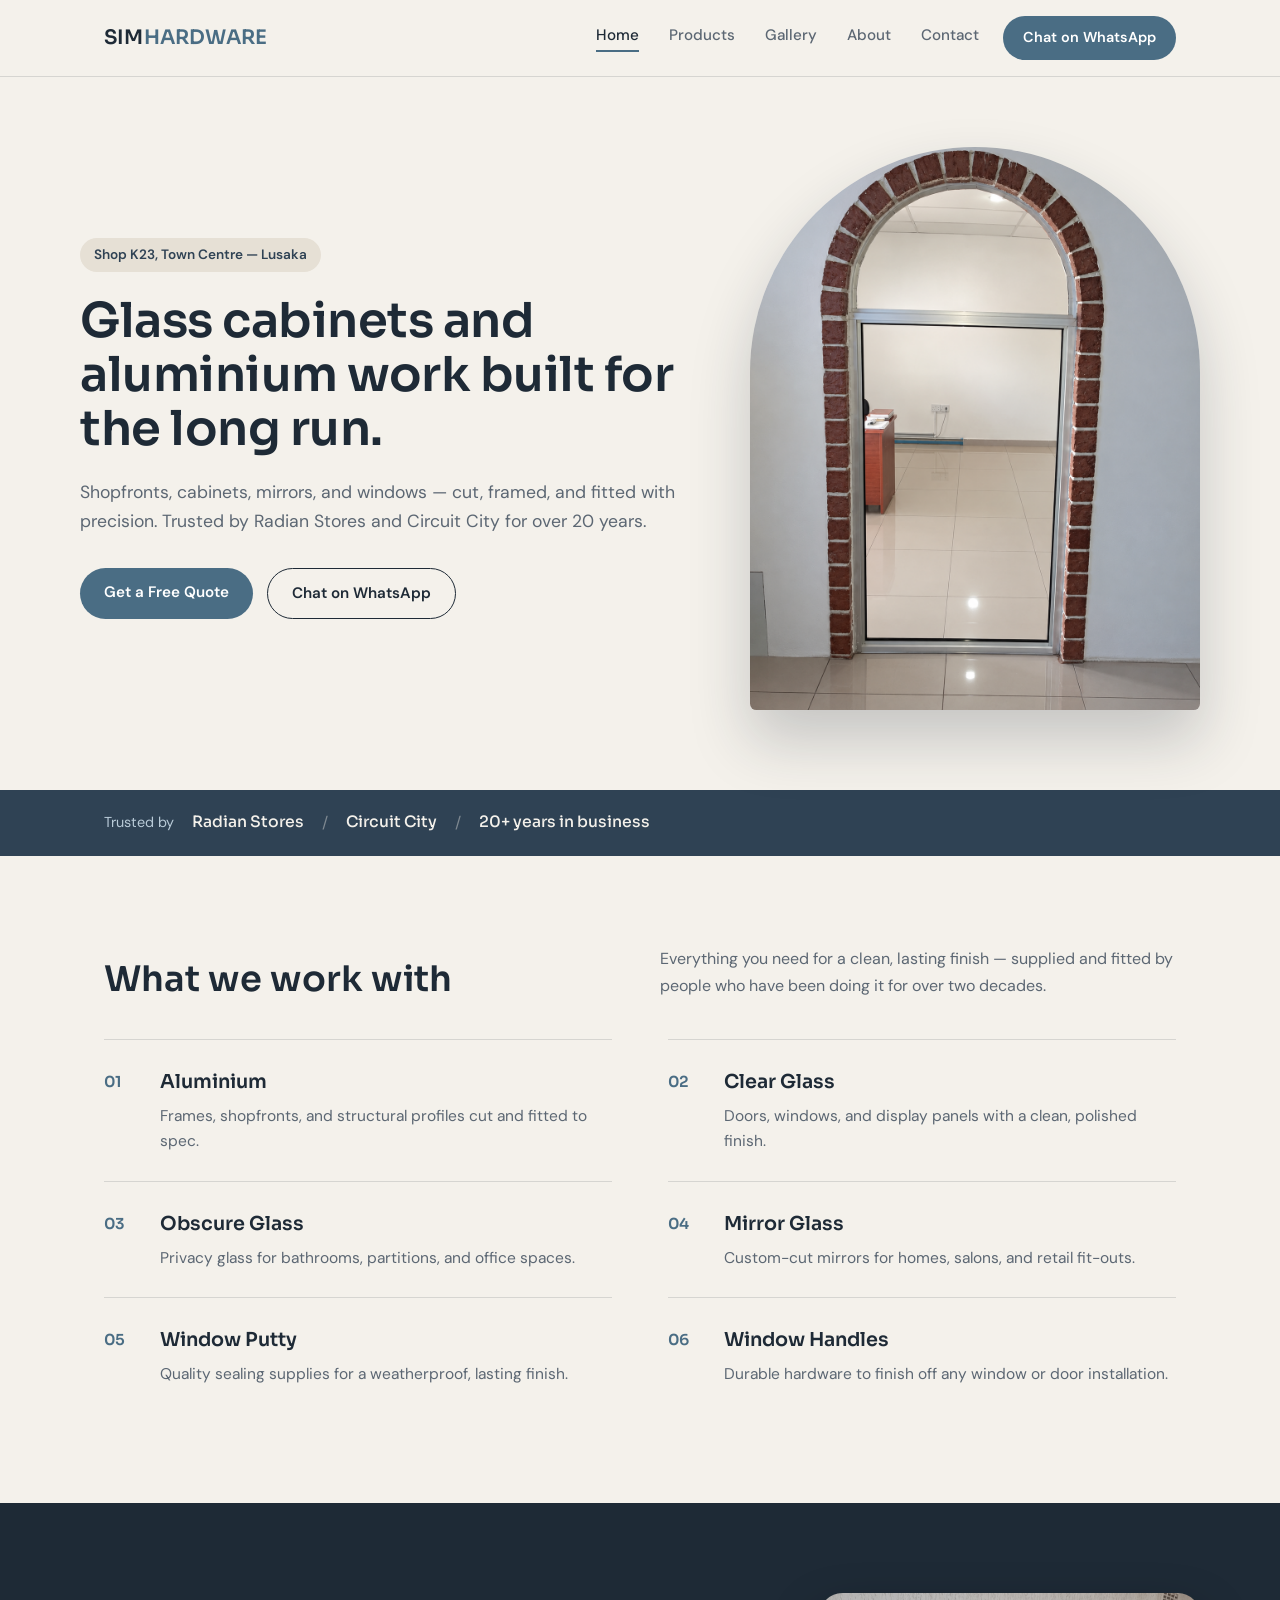
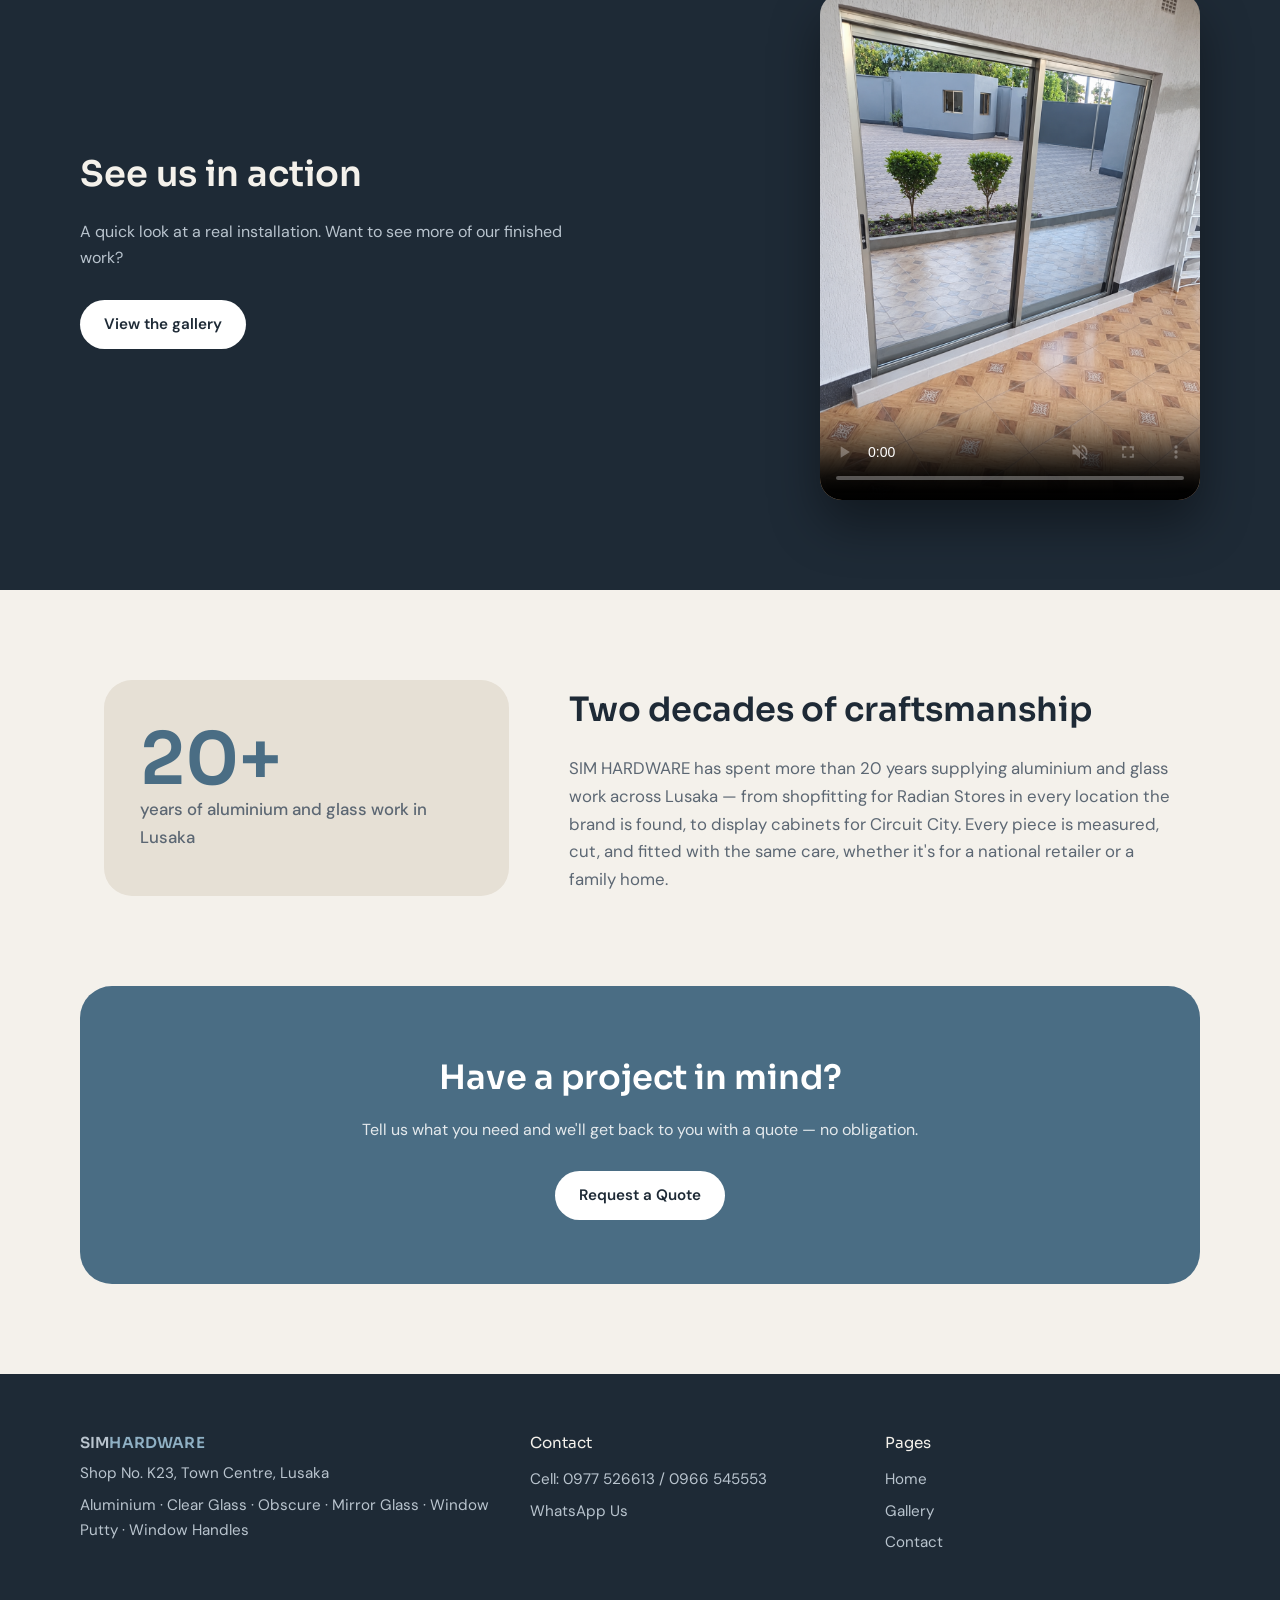
<file: index.html>
<!DOCTYPE html>
<html lang="en">
<head>
<meta charset="UTF-8">
<meta name="viewport" content="width=device-width, initial-scale=1.0">
<title>SIM HARDWARE — Glass Cabinets & Aluminium Work, Lusaka</title>
<link rel="preconnect" href="https://fonts.googleapis.com">
<link href="https://fonts.googleapis.com/css2?family=DM+Sans:wght@400;500;600&family=Sora:wght@500;600;700&display=swap" rel="stylesheet">
<link rel="stylesheet" href="style.css">
</head>
<body>

<header class="site-header">
  <div class="header-inner">
    <a href="index.html" class="logo">SIM<span>HARDWARE</span></a>
    <nav class="main-nav" id="mainNav">
      <a href="index.html" class="active">Home</a>
      <a href="#products">Products</a>
      <a href="gallery.html">Gallery</a>
      <a href="#about">About</a>
      <a href="contact.html">Contact</a>
    </nav>
    <a href="https://wa.me/260977526613" class="btn btn-steel header-cta">Chat on WhatsApp</a>
    <button class="menu-toggle" id="menuToggle" aria-label="Toggle menu">
      <span></span><span></span><span></span>
    </button>
  </div>
</header>

<section class="hero">
  <div class="hero-inner">
    <div class="hero-text">
      <p class="hero-kicker">Shop K23, Town Centre — Lusaka</p>
      <h1>Glass cabinets and aluminium work built for the long run.</h1>
      <p class="hero-sub">Shopfronts, cabinets, mirrors, and windows — cut, framed, and fitted with precision. Trusted by Radian Stores and Circuit City for over 20 years.</p>
      <div class="hero-actions">
        <a href="contact.html" class="btn btn-steel">Get a Free Quote</a>
        <a href="https://wa.me/260977526613" class="btn btn-ghost">Chat on WhatsApp</a>
      </div>
    </div>
    <div class="hero-arch">
      <img src="images/im.png" alt="Glass and aluminium sliding door installed by SIM HARDWARE">
    </div>
  </div>
</section>

<section class="trust-bar">
  <div class="trust-inner">
    <span class="trust-label">Trusted by</span>
    <span class="trust-name">Radian Stores</span>
    <span class="trust-divider">/</span>
    <span class="trust-name">Circuit City</span>
    <span class="trust-divider">/</span>
    <span class="trust-name">20+ years in business</span>
  </div>
</section>

<section id="products" class="products">
  <div class="section-head">
    <h2>What we work with</h2>
    <p>Everything you need for a clean, lasting finish — supplied and fitted by people who have been doing it for over two decades.</p>
  </div>
  <div class="product-list">
    <div class="product-item">
      <span class="product-num">01</span>
      <div>
        <h3>Aluminium</h3>
        <p>Frames, shopfronts, and structural profiles cut and fitted to spec.</p>
      </div>
    </div>
    <div class="product-item">
      <span class="product-num">02</span>
      <div>
        <h3>Clear Glass</h3>
        <p>Doors, windows, and display panels with a clean, polished finish.</p>
      </div>
    </div>
    <div class="product-item">
      <span class="product-num">03</span>
      <div>
        <h3>Obscure Glass</h3>
        <p>Privacy glass for bathrooms, partitions, and office spaces.</p>
      </div>
    </div>
    <div class="product-item">
      <span class="product-num">04</span>
      <div>
        <h3>Mirror Glass</h3>
        <p>Custom-cut mirrors for homes, salons, and retail fit-outs.</p>
      </div>
    </div>
    <div class="product-item">
      <span class="product-num">05</span>
      <div>
        <h3>Window Putty</h3>
        <p>Quality sealing supplies for a weatherproof, lasting finish.</p>
      </div>
    </div>
    <div class="product-item">
      <span class="product-num">06</span>
      <div>
        <h3>Window Handles</h3>
        <p>Durable hardware to finish off any window or door installation.</p>
      </div>
    </div>
  </div>
</section>

<section class="video-section">
  <div class="video-inner">
    <div>
      <h2>See us in action</h2>
      <p>A quick look at a real installation. Want to see more of our finished work?</p>
      <a href="gallery.html" class="btn btn-light">View the gallery</a>
    </div>
    <div class="video-frame">
      <video src="video/gallery-installation-clip.mp4" controls muted playsinline poster="images/pr.png"></video>
    </div>
  </div>
</section>

<section id="about" class="about">
  <div class="about-stat">
    <div class="big">20+</div>
    <p>years of aluminium and glass work in Lusaka</p>
  </div>
  <div>
    <h2>Two decades of craftsmanship</h2>
    <p>SIM HARDWARE has spent more than 20 years supplying aluminium and glass work across Lusaka — from shopfitting for Radian Stores in every location the brand is found, to display cabinets for Circuit City. Every piece is measured, cut, and fitted with the same care, whether it's for a national retailer or a family home.</p>
  </div>
</section>

<div class="quote-wrap">
  <section class="quote-cta">
    <h2>Have a project in mind?</h2>
    <p>Tell us what you need and we'll get back to you with a quote — no obligation.</p>
    <div class="hero-actions">
      <a href="contact.html" class="btn btn-light">Request a Quote</a>
    </div>
  </section>
</div>

<footer class="site-footer">
  <div class="footer-inner">
    <div>
      <p class="logo footer-logo">SIM<span>HARDWARE</span></p>
      <p>Shop No. K23, Town Centre, Lusaka</p>
      <p>Aluminium · Clear Glass · Obscure · Mirror Glass · Window Putty · Window Handles</p>
    </div>
    <div>
      <p class="footer-title">Contact</p>
      <p>Cell: 0977 526613 / 0966 545553</p>
      <a href="https://wa.me/260977526613" class="footer-link">WhatsApp Us</a>
    </div>
    <div>
      <p class="footer-title">Pages</p>
      <a href="index.html" class="footer-link">Home</a>
      <a href="gallery.html" class="footer-link">Gallery</a>
      <a href="contact.html" class="footer-link">Contact</a>
    </div>
  </div>
</footer>

<script>
  const menuToggle = document.getElementById('menuToggle');
  const mainNav = document.getElementById('mainNav');
  menuToggle.addEventListener('click', () => {
    mainNav.classList.toggle('open');
    menuToggle.classList.toggle('open');
  });
</script>

</body>
</html>
</file>
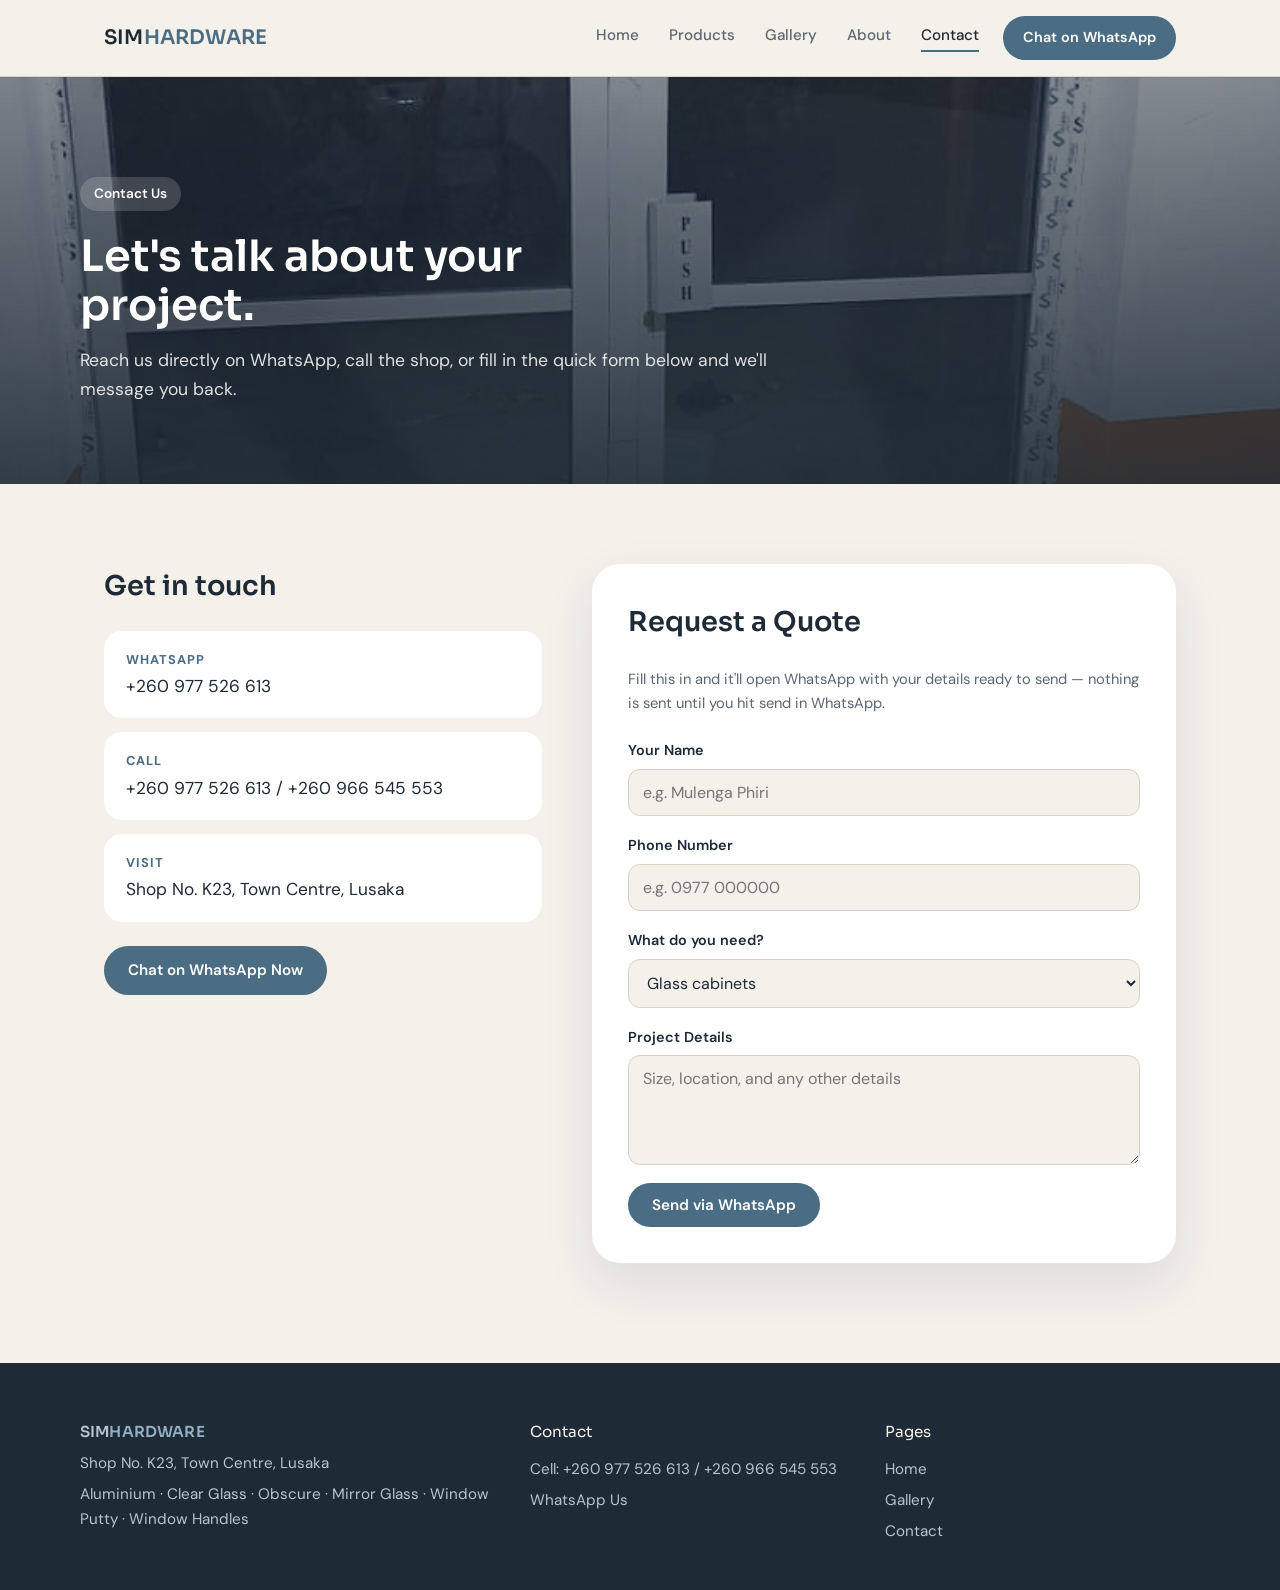
<file: contact.html>
<!DOCTYPE html>
<html lang="en">
<head>
<meta charset="UTF-8">
<meta name="viewport" content="width=device-width, initial-scale=1.0">
<title>Contact & Get a Quote — SIM HARDWARE</title>
<link rel="preconnect" href="https://fonts.googleapis.com">
<link href="https://fonts.googleapis.com/css2?family=DM+Sans:wght@400;500;600&family=Sora:wght@500;600;700&display=swap" rel="stylesheet">
<link rel="stylesheet" href="style.css">
</head>
<body>

<header class="site-header">
  <div class="header-inner">
    <a href="index.html" class="logo">SIM<span>HARDWARE</span></a>
    <nav class="main-nav" id="mainNav">
      <a href="index.html">Home</a>
      <a href="index.html#products">Products</a>
      <a href="gallery.html">Gallery</a>
      <a href="index.html#about">About</a>
      <a href="contact.html" class="active">Contact</a>
    </nav>
    <a href="https://wa.me/260977526613" class="btn btn-steel header-cta">Chat on WhatsApp</a>
    <button class="menu-toggle" id="menuToggle" aria-label="Toggle menu">
      <span></span><span></span><span></span>
    </button>
  </div>
</header>

<section class="page-hero" style="background-image: linear-gradient(180deg, rgba(30,42,54,0.55), rgba(30,42,54,0.9)), url('images/gallery-aluminium-door.jpg');">
  <div class="page-hero-inner">
    <p class="hero-kicker">Contact Us</p>
    <h1>Let's talk about your project.</h1>
    <p class="hero-sub">Reach us directly on WhatsApp, call the shop, or fill in the quick form below and we'll message you back.</p>
  </div>
</section>

<section class="contact-section">
  <div class="contact-grid">

    <div class="contact-info">
      <h2>Get in touch</h2>
      <a class="contact-line" href="https://wa.me/260977526613">
        <span class="contact-label">WhatsApp</span>
        <span class="contact-value">+260 977 526 613</span>
      </a>
      <a class="contact-line" href="tel:+260977526613">
        <span class="contact-label">Call</span>
        <span class="contact-value">+260 977 526 613 / +260 966 545 553</span>
      </a>
      <div class="contact-line">
        <span class="contact-label">Visit</span>
        <span class="contact-value">Shop No. K23, Town Centre, Lusaka</span>
      </div>
      <a href="https://wa.me/260977526613" class="btn btn-steel contact-whatsapp-btn">Chat on WhatsApp Now</a>
    </div>

    <div class="contact-form-wrap">
      <h2>Request a Quote</h2>
      <p class="form-note">Fill this in and it'll open WhatsApp with your details ready to send — nothing is sent until you hit send in WhatsApp.</p>
      <form id="quoteForm">
        <label>Your Name
          <input type="text" id="qName" required placeholder="e.g. Mulenga Phiri">
        </label>
        <label>Phone Number
          <input type="tel" id="qPhone" required placeholder="e.g. 0977 000000">
        </label>
        <label>What do you need?
          <select id="qType">
            <option>Glass cabinets</option>
            <option>Aluminium work</option>
            <option>Clear glass</option>
            <option>Obscure glass</option>
            <option>Mirror glass</option>
            <option>Window putty / handles</option>
            <option>Other / not sure</option>
          </select>
        </label>
        <label>Project Details
          <textarea id="qDetails" rows="4" placeholder="Size, location, and any other details"></textarea>
        </label>
        <button type="submit" class="btn btn-steel">Send via WhatsApp</button>
      </form>
    </div>

  </div>
</section>

<footer class="site-footer">
  <div class="footer-inner">
    <div>
      <p class="logo footer-logo">SIM<span>HARDWARE</span></p>
      <p>Shop No. K23, Town Centre, Lusaka</p>
      <p>Aluminium · Clear Glass · Obscure · Mirror Glass · Window Putty · Window Handles</p>
    </div>
    <div>
      <p class="footer-title">Contact</p>
      <p>Cell: +260 977 526 613 / +260 966 545 553</p>
      <a href="https://wa.me/260977526613" class="footer-link">WhatsApp Us</a>
    </div>
    <div>
      <p class="footer-title">Pages</p>
      <a href="index.html" class="footer-link">Home</a>
      <a href="gallery.html" class="footer-link">Gallery</a>
      <a href="contact.html" class="footer-link">Contact</a>
    </div>
  </div>
</footer>

<script>
  const menuToggle = document.getElementById('menuToggle');
  const mainNav = document.getElementById('mainNav');
  menuToggle.addEventListener('click', () => {
    mainNav.classList.toggle('open');
    menuToggle.classList.toggle('open');
  });

  document.getElementById('quoteForm').addEventListener('submit', function(e) {
    e.preventDefault();
    const name = document.getElementById('qName').value.trim();
    const phone = document.getElementById('qPhone').value.trim();
    const type = document.getElementById('qType').value;
    const details = document.getElementById('qDetails').value.trim();

    let message = `Hi SIM HARDWARE, I'd like a quote.\n\nName: ${name}\nPhone: ${phone}\nJob type: ${type}`;
    if (details) message += `\nDetails: ${details}`;

    const url = `https://wa.me/260977526613?text=${encodeURIComponent(message)}`;
    window.open(url, '_blank');
  });
</script>

</body>
</html>
</file>
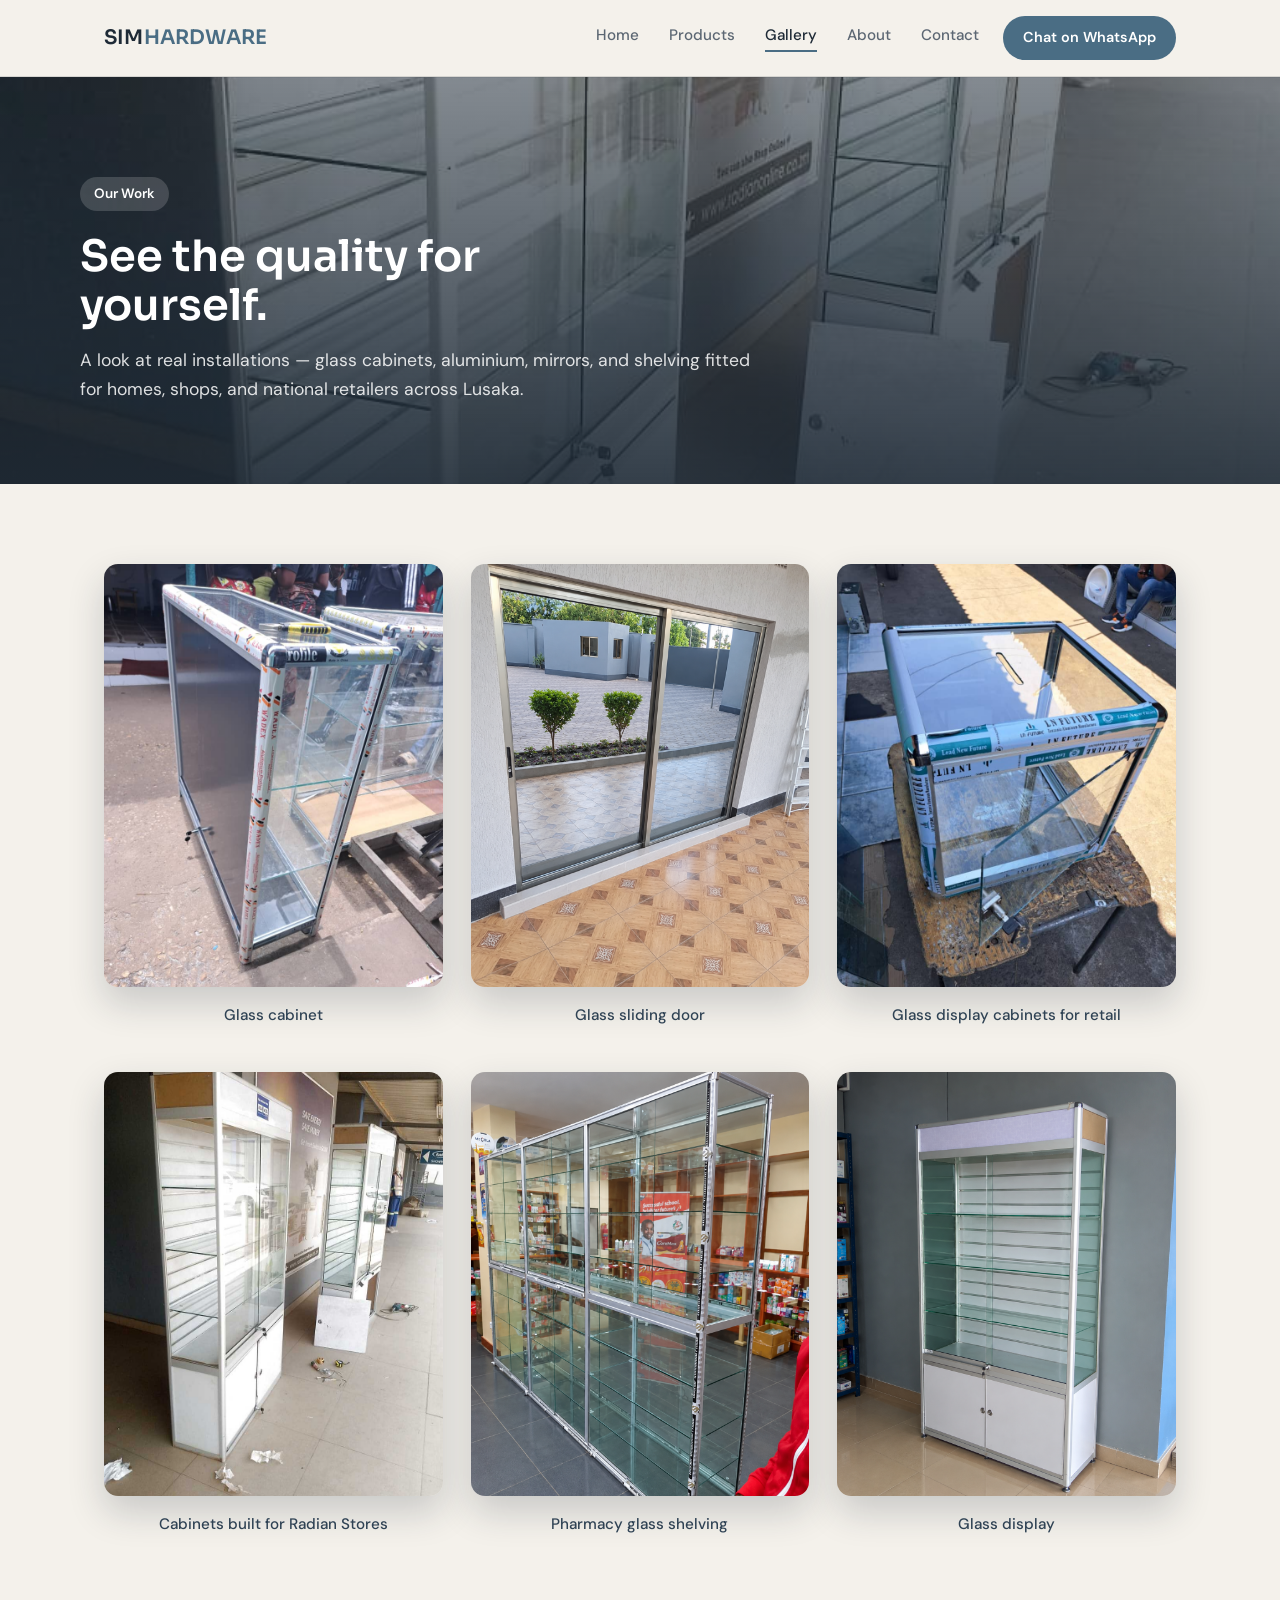
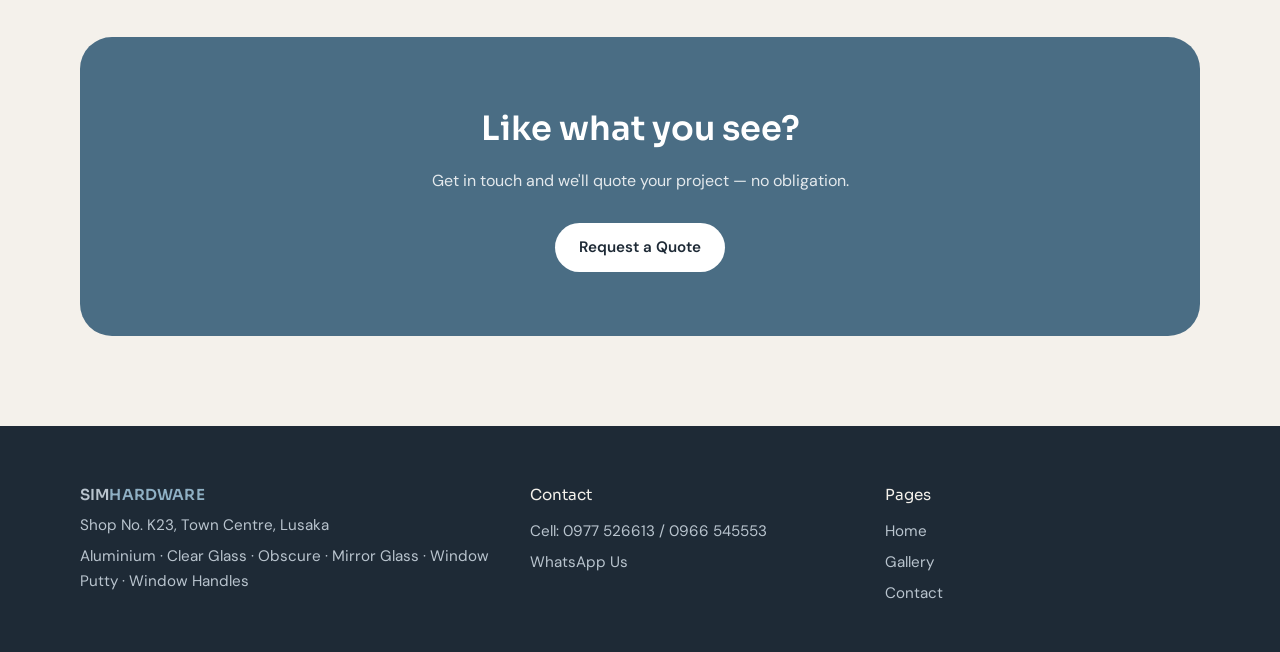
<file: gallery.html>
<!DOCTYPE html>
<html lang="en">
<head>
<meta charset="UTF-8">
<meta name="viewport" content="width=device-width, initial-scale=1.0">
<title>Our Work — SIM HARDWARE</title>
<link rel="preconnect" href="https://fonts.googleapis.com">
<link href="https://fonts.googleapis.com/css2?family=DM+Sans:wght@400;500;600&family=Sora:wght@500;600;700&display=swap" rel="stylesheet">
<link rel="stylesheet" href="style.css">
</head>
<body>

<header class="site-header">
  <div class="header-inner">
    <a href="index.html" class="logo">SIM<span>HARDWARE</span></a>
    <nav class="main-nav" id="mainNav">
      <a href="index.html">Home</a>
      <a href="index.html#products">Products</a>
      <a href="gallery.html" class="active">Gallery</a>
      <a href="index.html#about">About</a>
      <a href="contact.html">Contact</a>
    </nav>
    <a href="https://wa.me/260977526613" class="btn btn-steel header-cta">Chat on WhatsApp</a>
    <button class="menu-toggle" id="menuToggle" aria-label="Toggle menu">
      <span></span><span></span><span></span>
    </button>
  </div>
</header>

<section class="page-hero" style="background-image: linear-gradient(180deg, rgba(30,42,54,0.55), rgba(30,42,54,0.9)), url('images/gallery-radian-cabinets.jpg');">
  <div class="page-hero-inner">
    <p class="hero-kicker">Our Work</p>
    <h1>See the quality for yourself.</h1>
    <p class="hero-sub">A look at real installations — glass cabinets, aluminium, mirrors, and shelving fitted for homes, shops, and national retailers across Lusaka.</p>
  </div>
</section>

<section class="full-gallery">
  <div class="full-gallery-grid">
    <figure>
      <div class="oval"><img src="images/ab.jpeg" alt="Aluminium framed door installation"></div>
      <figcaption>Glass cabinet</figcaption>
    </figure>
    <figure>
      <div class="oval"><img src="images/pr.png" alt="Glass sliding door installation"></div>
      <figcaption>Glass sliding door</figcaption>
    </figure>
    <figure>
      <div class="oval"><img src="images/bc.jpeg" alt="Glass display cabinets in a retail store"></div>
      <figcaption>Glass display cabinets for retail</figcaption>
    </figure>
    <figure>
      <div class="oval"><img src="images/gallery-radian-cabinets.jpg" alt="Glass display cabinets built for Radian Stores"></div>
      <figcaption>Cabinets built for Radian Stores</figcaption>
    </figure>
    <figure>
      <div class="oval"><img src="images/gallery-pharmacy-shelving.jpg" alt="Glass shelving installed in a pharmacy"></div>
      <figcaption>Pharmacy glass shelving</figcaption>
    </figure>
    <figure>
      <div class="oval"><img src="images/cabinet.png" alt="Glass shelving installed in a pharmacy"></div>
      <figcaption>Glass display</figcaption>
    </figure>
  </div>
</section>

<div class="quote-wrap">
  <section class="quote-cta">
    <h2>Like what you see?</h2>
    <p>Get in touch and we'll quote your project — no obligation.</p>
    <div class="hero-actions">
      <a href="contact.html" class="btn btn-light">Request a Quote</a>
    </div>
  </section>
</div>

<footer class="site-footer">
  <div class="footer-inner">
    <div>
      <p class="logo footer-logo">SIM<span>HARDWARE</span></p>
      <p>Shop No. K23, Town Centre, Lusaka</p>
      <p>Aluminium · Clear Glass · Obscure · Mirror Glass · Window Putty · Window Handles</p>
    </div>
    <div>
      <p class="footer-title">Contact</p>
      <p>Cell: 0977 526613 / 0966 545553</p>
      <a href="https://wa.me/260977526613" class="footer-link">WhatsApp Us</a>
    </div>
    <div>
      <p class="footer-title">Pages</p>
      <a href="index.html" class="footer-link">Home</a>
      <a href="gallery.html" class="footer-link">Gallery</a>
      <a href="contact.html" class="footer-link">Contact</a>
    </div>
  </div>
</footer>

<script>
  const menuToggle = document.getElementById('menuToggle');
  const mainNav = document.getElementById('mainNav');
  menuToggle.addEventListener('click', () => {
    mainNav.classList.toggle('open');
    menuToggle.classList.toggle('open');
  });
</script>

</body>
</html>
</file>
<file: style.css>
:root {
  --ink: #1E2A36;
  --slate: #2F4254;
  --steel: #4A6D84;
  --steel-dark: #3C5B70;
  --sand: #F4F1EB;
  --stone: #E6E0D5;
  --muted: #5C6773;
  --line: rgba(30, 42, 54, 0.14);
}

* { box-sizing: border-box; }

body {
  margin: 0;
  font-family: 'DM Sans', sans-serif;
  color: var(--ink);
  background: var(--sand);
  line-height: 1.65;
}

h1, h2, h3, .logo {
  font-family: 'Sora', sans-serif;
  font-weight: 600;
  margin: 0;
}

a { text-decoration: none; color: inherit; }
img { max-width: 100%; display: block; }

/* ---------- Header ---------- */
.site-header {
  background: var(--sand);
  border-bottom: 1px solid var(--line);
  position: sticky;
  top: 0;
  z-index: 20;
}
.header-inner {
  max-width: 1120px;
  margin: 0 auto;
  padding: 16px 24px;
  display: flex;
  align-items: center;
  justify-content: space-between;
  gap: 24px;
  position: relative;
}
.logo { font-size: 1.25rem; color: var(--ink); letter-spacing: 0.01em; }
.logo span { color: var(--steel); }
.main-nav { display: flex; gap: 30px; margin-left: auto; }
.main-nav a { font-size: 0.95rem; color: var(--muted); font-weight: 500; }
.main-nav a:hover, .main-nav a.active { color: var(--ink); }
.main-nav a.active { border-bottom: 2px solid var(--steel); padding-bottom: 2px; }

.btn {
  display: inline-block;
  padding: 12px 24px;
  border-radius: 999px;
  font-size: 0.95rem;
  font-weight: 600;
  font-family: 'DM Sans', sans-serif;
  border: none;
  cursor: pointer;
}
.btn-steel { background: var(--steel); color: #fff; }
.btn-steel:hover { background: var(--steel-dark); }
.btn-ghost { border: 1.5px solid var(--ink); color: var(--ink); background: transparent; }
.btn-ghost:hover { background: var(--ink); color: var(--sand); }
.btn-light { background: #fff; color: var(--ink); }
.btn-light:hover { background: var(--stone); }
.header-cta { padding: 10px 20px; font-size: 0.9rem; }

.menu-toggle {
  display: none;
  flex-direction: column;
  justify-content: center;
  gap: 5px;
  width: 32px;
  height: 32px;
  background: none;
  border: none;
  cursor: pointer;
  padding: 0;
}
.menu-toggle span { display: block; height: 2px; width: 100%; background: var(--ink); transition: transform .2s, opacity .2s; }
.menu-toggle.open span:nth-child(1) { transform: translateY(7px) rotate(45deg); }
.menu-toggle.open span:nth-child(2) { opacity: 0; }
.menu-toggle.open span:nth-child(3) { transform: translateY(-7px) rotate(-45deg); }

/* ---------- Hero (split, arch image) ---------- */
.hero { padding: 70px 24px 80px; }
.hero-inner {
  max-width: 1120px;
  margin: 0 auto;
  display: grid;
  grid-template-columns: 1.15fr 0.85fr;
  gap: 60px;
  align-items: center;
}
.hero-kicker {
  display: inline-block;
  background: var(--stone);
  color: var(--slate);
  font-size: 0.85rem;
  font-weight: 600;
  padding: 6px 14px;
  border-radius: 999px;
  margin: 0 0 22px;
}
.hero h1 { font-size: 3rem; line-height: 1.12; letter-spacing: -0.01em; }
.hero-sub { font-size: 1.1rem; color: var(--muted); max-width: 52ch; margin: 22px 0 32px; }
.hero-actions { display: flex; gap: 14px; flex-wrap: wrap; }
.hero-arch {
  aspect-ratio: 4 / 5;
  border-radius: 999px 999px 28px 28px;
  overflow: hidden;
  box-shadow: 0 30px 60px rgba(30, 42, 54, 0.22);
}
.hero-arch img { width: 100%; height: 100%; object-fit: cover; }

/* ---------- Trust strip ---------- */
.trust-bar { background: var(--slate); color: var(--sand); }
.trust-inner {
  max-width: 1120px;
  margin: 0 auto;
  padding: 20px 24px;
  display: flex;
  align-items: center;
  gap: 18px;
  flex-wrap: wrap;
}
.trust-label { color: #B9CBD8; font-size: 0.9rem; }
.trust-name { font-family: 'Sora', sans-serif; font-weight: 500; font-size: 0.98rem; }
.trust-divider { opacity: 0.4; }

/* ---------- Products (numbered rows) ---------- */
.products { max-width: 1120px; margin: 0 auto; padding: 90px 24px; }
.section-head { display: grid; grid-template-columns: 1fr 1fr; gap: 40px; align-items: end; margin-bottom: 40px; }
.section-head h2 { font-size: 2.2rem; line-height: 1.15; }
.section-head p { color: var(--muted); margin: 0; }
.product-list { display: grid; grid-template-columns: 1fr 1fr; column-gap: 56px; }
.product-item {
  display: grid;
  grid-template-columns: 56px 1fr;
  padding: 26px 0;
  border-top: 1px solid var(--line);
}
.product-num { font-family: 'Sora', sans-serif; color: var(--steel); font-weight: 600; font-size: 0.95rem; padding-top: 3px; }
.product-item h3 { font-size: 1.2rem; margin-bottom: 6px; }
.product-item p { margin: 0; color: var(--muted); font-size: 0.97rem; }

/* ---------- Video section ---------- */
.video-section { background: var(--ink); color: var(--sand); padding: 90px 24px; }
.video-inner {
  max-width: 1120px;
  margin: 0 auto;
  display: grid;
  grid-template-columns: 1fr 380px;
  gap: 60px;
  align-items: center;
}
.video-inner h2 { font-size: 2.2rem; margin-bottom: 16px; }
.video-inner p { color: #B9C4CE; max-width: 46ch; margin: 0 0 28px; }
.video-frame video {
  width: 100%;
  display: block;
  border-radius: 22px;
  box-shadow: 0 24px 50px rgba(0, 0, 0, 0.4);
}

/* ---------- About ---------- */
.about { max-width: 1120px; margin: 0 auto; padding: 90px 24px; display: grid; grid-template-columns: 0.8fr 1.2fr; gap: 60px; align-items: center; }
.about-stat { background: var(--stone); border-radius: 28px; padding: 44px 36px; }
.about-stat .big { font-family: 'Sora', sans-serif; font-size: 4.5rem; font-weight: 600; color: var(--steel); line-height: 1; }
.about-stat p { margin: 10px 0 0; color: var(--slate); font-weight: 500; }
.about h2 { font-size: 2.1rem; margin-bottom: 18px; }
.about p { color: var(--muted); font-size: 1.05rem; margin: 0; }

/* ---------- Quote CTA ---------- */
.quote-wrap { padding: 0 24px 90px; }
.quote-cta {
  max-width: 1120px;
  margin: 0 auto;
  background: var(--steel);
  color: #fff;
  border-radius: 32px;
  padding: 64px 40px;
  text-align: center;
}
.quote-cta h2 { font-size: 2.1rem; margin-bottom: 12px; }
.quote-cta p { color: rgba(255, 255, 255, 0.85); margin: 0 0 28px; }
.quote-cta .hero-actions { justify-content: center; }

/* ---------- Footer ---------- */
.site-footer { background: var(--ink); color: var(--sand); padding: 56px 24px 40px; }
.footer-inner {
  max-width: 1120px;
  margin: 0 auto;
  display: grid;
  grid-template-columns: 1.3fr 1fr 1fr;
  gap: 40px;
}
.footer-logo { font-size: 1.2rem; margin-bottom: 10px; color: var(--sand); }
.footer-logo span { color: #8FB0C4; }
.site-footer p { margin: 0 0 6px; color: #B9C4CE; font-size: 0.95rem; }
.footer-title { font-family: 'Sora', sans-serif; font-size: 0.9rem; color: var(--sand) !important; margin-bottom: 12px !important; }
.footer-link { display: block; color: #B9C4CE; font-size: 0.95rem; margin-bottom: 6px; }
.footer-link:hover { color: #fff; }

/* ---------- Sub-page hero (gallery, contact) ---------- */
.page-hero { background-size: cover; background-position: center; padding: 100px 24px 80px; }
.page-hero-inner { max-width: 1120px; margin: 0 auto; }
.page-hero .hero-kicker { background: rgba(255, 255, 255, 0.16); color: #fff; }
.page-hero h1 { color: #fff; font-size: 2.7rem; line-height: 1.12; max-width: 18ch; margin-bottom: 16px; }
.page-hero .hero-sub { color: rgba(255, 255, 255, 0.85); max-width: 58ch; margin: 0; }

/* ---------- Gallery (rectangles + captions) ---------- */
.full-gallery { max-width: 1120px; margin: 0 auto; padding: 80px 24px 100px; }
.full-gallery-grid { display: grid; grid-template-columns: repeat(3, 1fr); gap: 44px 28px; }
.full-gallery-grid figure { margin: 0; text-align: center; }
.oval {
  aspect-ratio: 4 / 5;
  border-radius: 14px;
  overflow: hidden;
  box-shadow: 0 16px 36px rgba(30, 42, 54, 0.2);
}
.oval img { width: 100%; height: 100%; object-fit: cover; display: block; transition: transform .3s ease; }
.oval:hover img { transform: scale(1.05); }
.full-gallery-grid figcaption { margin-top: 16px; font-weight: 500; color: var(--slate); font-size: 0.95rem; }

/* ---------- Contact ---------- */
.contact-section { max-width: 1120px; margin: 0 auto; padding: 80px 24px 100px; }
.contact-grid { display: grid; grid-template-columns: 0.9fr 1.2fr; gap: 50px; align-items: start; }
.contact-info h2, .contact-form-wrap h2 { font-size: 1.7rem; margin-bottom: 22px; }
.contact-line {
  display: flex;
  flex-direction: column;
  gap: 2px;
  background: #fff;
  border-radius: 18px;
  padding: 18px 22px;
  margin-bottom: 14px;
}
a.contact-line:hover { background: var(--stone); }
.contact-label { font-size: 0.8rem; color: var(--steel); text-transform: uppercase; letter-spacing: 0.08em; font-weight: 700; }
.contact-value { font-size: 1.08rem; }
.contact-whatsapp-btn { margin-top: 10px; }
.contact-form-wrap { background: #fff; border-radius: 28px; padding: 36px; box-shadow: 0 20px 50px rgba(30, 42, 54, 0.1); }
.form-note { font-size: 0.92rem; color: var(--muted); margin: 0 0 24px; }
#quoteForm { display: flex; flex-direction: column; gap: 18px; }
#quoteForm label { display: flex; flex-direction: column; gap: 6px; font-size: 0.9rem; font-weight: 600; }
#quoteForm input, #quoteForm select, #quoteForm textarea {
  font-family: 'DM Sans', sans-serif;
  font-size: 1rem;
  padding: 12px 14px;
  border: 1px solid #d6d0c4;
  border-radius: 12px;
  background: var(--sand);
  color: var(--ink);
  font-weight: 400;
}
#quoteForm input:focus, #quoteForm select:focus, #quoteForm textarea:focus { outline: 2px solid var(--steel); outline-offset: 1px; }
#quoteForm button { align-self: flex-start; }

/* ---------- Responsive ---------- */
@media (max-width: 900px) {
  .hero-inner, .video-inner, .about, .contact-grid, .section-head { grid-template-columns: 1fr; }
  .hero-inner { gap: 40px; }
  .hero-arch { max-width: 380px; }
  .video-frame { max-width: 380px; }
  .product-list { grid-template-columns: 1fr; }
  .footer-inner { grid-template-columns: 1fr; gap: 28px; }
  .full-gallery-grid { grid-template-columns: 1fr 1fr; }
}
@media (max-width: 800px) {
  .main-nav {
    display: none;
    position: absolute;
    top: 100%;
    left: 0;
    right: 0;
    background: var(--sand);
    flex-direction: column;
    padding: 12px 24px 20px;
    gap: 4px;
    border-bottom: 1px solid var(--line);
    margin-left: 0;
  }
  .main-nav.open { display: flex; }
  .main-nav a { padding: 10px 0; }
  .menu-toggle { display: flex; margin-left: auto; }
  .header-cta { display: none; }
  .hero h1 { font-size: 2.2rem; }
  .page-hero h1 { font-size: 2.1rem; }
}
@media (max-width: 520px) {
  .hero { padding-top: 40px; }
  .hero h1 { font-size: 1.85rem; }
  .full-gallery-grid { grid-template-columns: 1fr; }
  .quote-cta { padding: 48px 24px; }
  .contact-form-wrap { padding: 26px; }
}
</file>
